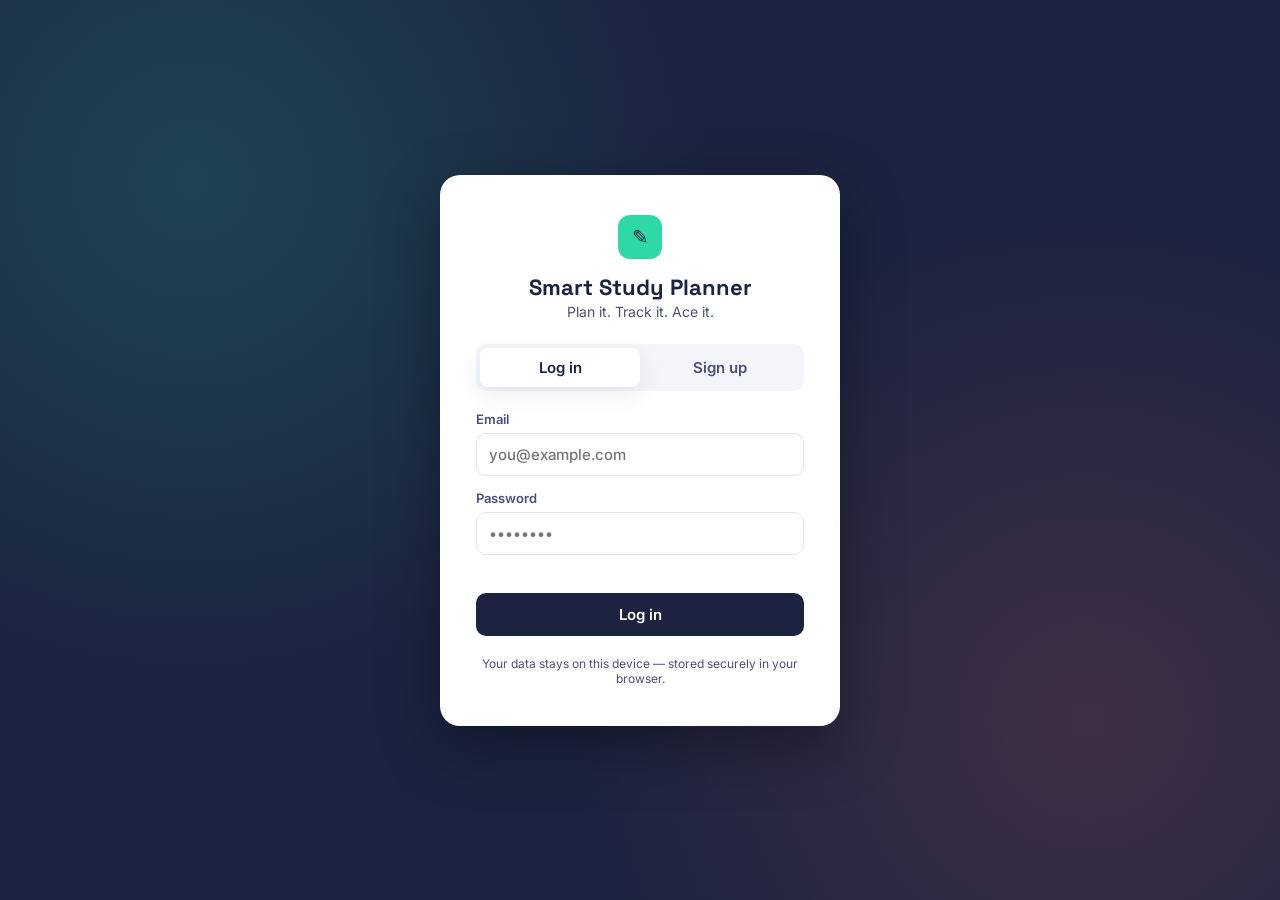
<file: index.html>
<!DOCTYPE html>
<html lang="en">
<head>
<meta charset="UTF-8">
<meta name="viewport" content="width=device-width, initial-scale=1.0">
<title>Smart Study Planner</title>
<link rel="preconnect" href="https://fonts.googleapis.com">
<link href="https://fonts.googleapis.com/css2?family=Space+Grotesk:wght@500;600;700&family=Inter:wght@400;500;600;700&display=swap" rel="stylesheet">
<link rel="stylesheet" href="style.css">
</head>
<body>

  <!-- ============ AUTH SCREEN (Login / Sign up) ============ -->
  <section id="authScreen" class="auth-screen">
    <div class="auth-card">
      <div class="auth-brand">
        <span class="brand-mark">✎</span>
        <h1>Smart Study Planner</h1>
        <p>Plan it. Track it. Ace it.</p>
      </div>

      <div class="auth-tabs">
        <button class="auth-tab active" data-tab="login">Log in</button>
        <button class="auth-tab" data-tab="signup">Sign up</button>
      </div>

      <!-- Login form -->
      <form id="loginForm" class="auth-form">
        <label>Email
          <input type="email" id="loginEmail" required placeholder="you@example.com">
        </label>
        <label>Password
          <input type="password" id="loginPassword" required placeholder="••••••••">
        </label>
        <p id="loginError" class="form-error"></p>
        <button type="submit" class="btn-primary">Log in</button>
      </form>

      <!-- Sign up form -->
      <form id="signupForm" class="auth-form hidden">
        <label>Name
          <input type="text" id="signupName" required placeholder="Your name">
        </label>
        <label>Email
          <input type="email" id="signupEmail" required placeholder="you@example.com">
        </label>
        <label>Password
          <input type="password" id="signupPassword" required placeholder="At least 6 characters" minlength="6">
        </label>
        <p id="signupError" class="form-error"></p>
        <button type="submit" class="btn-primary">Create account</button>
      </form>

      <p class="auth-note">Your data stays on this device — stored securely in your browser.</p>
    </div>
  </section>

  <!-- ============ DASHBOARD ============ -->
  <section id="dashboard" class="dashboard hidden">

    <header class="topbar">
      <div class="topbar-brand">
        <span class="brand-mark">✎</span>
        <span>Smart Study Planner</span>
      </div>
      <div class="topbar-user">
        <span id="userGreeting">Hi, there</span>
        <button id="logoutBtn" class="btn-ghost">Log out</button>
      </div>
    </header>

    <main class="content">

      <!-- Stats overview -->
      <section class="stats-grid">
        <div class="stat-card">
          <span class="stat-label">Total tasks</span>
          <span class="stat-value" id="statTotal">0</span>
        </div>
        <div class="stat-card">
          <span class="stat-label">Completed</span>
          <span class="stat-value" id="statDone">0</span>
        </div>
        <div class="stat-card">
          <span class="stat-label">Pending</span>
          <span class="stat-value" id="statPending">0</span>
        </div>
        <div class="stat-card stat-card--ring">
          <span class="stat-label">Progress</span>
          <div class="ring-wrap">
            <svg viewBox="0 0 100 100" class="progress-ring">
              <circle class="ring-bg" cx="50" cy="50" r="42"></circle>
              <circle class="ring-fill" id="progressRing" cx="50" cy="50" r="42"></circle>
            </svg>
            <span class="ring-text" id="progressPercent">0%</span>
          </div>
        </div>
        <div class="stat-card">
          <span class="stat-label">Study streak</span>
          <span class="stat-value"><span id="statStreak">0</span> <small>days</small></span>
        </div>
      </section>

      <!-- Add task -->
      <section class="panel">
        <h2>Add a study task</h2>
        <form id="taskForm" class="task-form">
          <input type="text" id="taskTitle" placeholder="e.g. Revise Chapter 4 — Thermodynamics" required>
          <input type="text" id="taskSubject" placeholder="Subject (e.g. Physics)" required>
          <input type="date" id="taskDate" required>
          <select id="taskPriority">
            <option value="low">Low priority</option>
            <option value="medium" selected>Medium priority</option>
            <option value="high">High priority</option>
          </select>
          <button type="submit" class="btn-primary">Add task</button>
        </form>
      </section>

      <!-- Task list -->
      <section class="panel">
        <div class="panel-header">
          <h2>Your tasks</h2>
          <div class="filters">
            <button class="filter-chip active" data-filter="all">All</button>
            <button class="filter-chip" data-filter="pending">Pending</button>
            <button class="filter-chip" data-filter="done">Completed</button>
          </div>
        </div>

        <div id="taskList" class="task-list">
          <!-- Task cards injected by JS -->
        </div>

        <p id="emptyState" class="empty-state hidden">
          No tasks yet — add your first study task above and get started.
        </p>
      </section>

    </main>
  </section>

<script src="script.js"></script>
</body>
</html>
</file>
<file: style.css>
/* ============================================================
   Smart Study Planner — Styles
   Palette: Ink Navy #1B2340, Paper #F3F5FA, Card White #FFFFFF,
            Signal Coral #FF6B5E, Highlighter Mint #2FD8A7,
            Amber (priority) #FFB020
   Type: Space Grotesk (display) + Inter (body/utility)
   ============================================================ */

:root {
  --ink: #1B2340;
  --ink-soft: #4A5178;
  --paper: #F3F5FA;
  --card: #FFFFFF;
  --coral: #FF6B5E;
  --mint: #2FD8A7;
  --amber: #FFB020;
  --line: #E2E5F1;
  --radius: 14px;
  --shadow: 0 8px 24px rgba(27, 35, 64, 0.08);
}

* { box-sizing: border-box; }

body {
  margin: 0;
  font-family: 'Inter', sans-serif;
  background: var(--paper);
  color: var(--ink);
  -webkit-font-smoothing: antialiased;
}

h1, h2, .brand-mark, .stat-value {
  font-family: 'Space Grotesk', sans-serif;
}

.hidden { display: none !important; }

input, select, button { font-family: inherit; font-size: 15px; }

/* ============ Buttons ============ */
.btn-primary {
  background: var(--ink);
  color: #fff;
  border: none;
  border-radius: 10px;
  padding: 12px 20px;
  font-weight: 600;
  cursor: pointer;
  transition: transform 0.15s ease, background 0.15s ease;
}
.btn-primary:hover { background: #2A3364; transform: translateY(-1px); }

.btn-ghost {
  background: transparent;
  border: 1px solid var(--line);
  color: var(--ink);
  border-radius: 10px;
  padding: 8px 16px;
  cursor: pointer;
  font-weight: 500;
}
.btn-ghost:hover { background: var(--line); }

/* ============ Auth screen ============ */
.auth-screen {
  min-height: 100vh;
  display: flex;
  align-items: center;
  justify-content: center;
  background:
    radial-gradient(circle at 15% 20%, rgba(47, 216, 167, 0.18), transparent 40%),
    radial-gradient(circle at 85% 80%, rgba(255, 107, 94, 0.16), transparent 40%),
    var(--ink);
  padding: 24px;
}

.auth-card {
  background: var(--card);
  border-radius: 20px;
  padding: 40px 36px;
  width: 100%;
  max-width: 400px;
  box-shadow: 0 20px 60px rgba(0,0,0,0.35);
}

.auth-brand { text-align: center; margin-bottom: 24px; }
.brand-mark {
  display: inline-flex;
  align-items: center;
  justify-content: center;
  width: 44px;
  height: 44px;
  border-radius: 12px;
  background: var(--mint);
  color: var(--ink);
  font-size: 20px;
  margin-bottom: 10px;
}
.auth-brand h1 { font-size: 22px; margin: 4px 0 2px; }
.auth-brand p { margin: 0; color: var(--ink-soft); font-size: 14px; }

.auth-tabs {
  display: flex;
  background: var(--paper);
  border-radius: 10px;
  padding: 4px;
  margin-bottom: 20px;
}
.auth-tab {
  flex: 1;
  border: none;
  background: transparent;
  padding: 10px;
  border-radius: 8px;
  font-weight: 600;
  color: var(--ink-soft);
  cursor: pointer;
}
.auth-tab.active { background: var(--card); color: var(--ink); box-shadow: var(--shadow); }

.auth-form { display: flex; flex-direction: column; gap: 14px; }
.auth-form label { font-size: 13px; font-weight: 600; color: var(--ink-soft); display: flex; flex-direction: column; gap: 6px; }
.auth-form input {
  padding: 11px 12px;
  border: 1.5px solid var(--line);
  border-radius: 10px;
  outline: none;
  font-weight: 500;
  color: var(--ink);
}
.auth-form input:focus { border-color: var(--mint); }

.form-error { color: var(--coral); font-size: 13px; margin: -6px 0 0; min-height: 16px; }
.auth-note { text-align: center; font-size: 12px; color: var(--ink-soft); margin: 20px 0 0; }

/* ============ Dashboard ============ */
.topbar {
  background: var(--ink);
  color: #fff;
  padding: 16px 32px;
  display: flex;
  align-items: center;
  justify-content: space-between;
}
.topbar-brand { display: flex; align-items: center; gap: 10px; font-weight: 700; font-family: 'Space Grotesk'; }
.topbar-brand .brand-mark { width: 32px; height: 32px; font-size: 15px; }
.topbar-user { display: flex; align-items: center; gap: 14px; font-size: 14px; }
.topbar .btn-ghost { border-color: rgba(255,255,255,0.25); color: #fff; }
.topbar .btn-ghost:hover { background: rgba(255,255,255,0.12); }

.content { max-width: 960px; margin: 0 auto; padding: 28px 24px 60px; }

/* Stats */
.stats-grid {
  display: grid;
  grid-template-columns: repeat(5, 1fr);
  gap: 14px;
  margin-bottom: 28px;
}
.stat-card {
  background: var(--card);
  border-radius: var(--radius);
  box-shadow: var(--shadow);
  padding: 16px 18px;
  display: flex;
  flex-direction: column;
  gap: 6px;
}
.stat-label { font-size: 12px; color: var(--ink-soft); font-weight: 600; text-transform: uppercase; letter-spacing: 0.03em; }
.stat-value { font-size: 26px; font-weight: 700; }
.stat-value small { font-size: 13px; font-weight: 500; color: var(--ink-soft); }

.stat-card--ring { align-items: center; }
.ring-wrap { position: relative; width: 60px; height: 60px; margin-top: 2px; }
.progress-ring { width: 60px; height: 60px; transform: rotate(-90deg); }
.ring-bg { fill: none; stroke: var(--line); stroke-width: 9; }
.ring-fill {
  fill: none;
  stroke: var(--mint);
  stroke-width: 9;
  stroke-linecap: round;
  stroke-dasharray: 264;
  stroke-dashoffset: 264;
  transition: stroke-dashoffset 0.5s ease;
}
.ring-text {
  position: absolute; inset: 0;
  display: flex; align-items: center; justify-content: center;
  font-size: 12px; font-weight: 700;
}

/* Panels */
.panel {
  background: var(--card);
  border-radius: var(--radius);
  box-shadow: var(--shadow);
  padding: 22px 24px;
  margin-bottom: 22px;
}
.panel h2 { font-size: 17px; margin: 0 0 16px; }
.panel-header { display: flex; align-items: center; justify-content: space-between; margin-bottom: 12px; }
.panel-header h2 { margin: 0; }

/* Task form */
.task-form {
  display: grid;
  grid-template-columns: 2fr 1.2fr 1fr 1fr auto;
  gap: 10px;
}
.task-form input, .task-form select {
  padding: 11px 12px;
  border: 1.5px solid var(--line);
  border-radius: 10px;
  outline: none;
  color: var(--ink);
}
.task-form input:focus, .task-form select:focus { border-color: var(--mint); }

/* Filters */
.filters { display: flex; gap: 8px; }
.filter-chip {
  border: 1.5px solid var(--line);
  background: transparent;
  border-radius: 999px;
  padding: 6px 14px;
  font-size: 13px;
  font-weight: 600;
  color: var(--ink-soft);
  cursor: pointer;
}
.filter-chip.active { background: var(--ink); color: #fff; border-color: var(--ink); }

/* Task list */
.task-list { display: flex; flex-direction: column; gap: 10px; }

.task-card {
  display: flex;
  align-items: center;
  gap: 14px;
  padding: 14px 16px;
  border-radius: 12px;
  border: 1.5px solid var(--line);
  border-left: 5px solid var(--amber);
  transition: box-shadow 0.15s ease;
}
.task-card:hover { box-shadow: var(--shadow); }
.task-card.priority-high { border-left-color: var(--coral); }
.task-card.priority-medium { border-left-color: var(--amber); }
.task-card.priority-low { border-left-color: var(--mint); }
.task-card.done { opacity: 0.55; }
.task-card.done .task-title { text-decoration: line-through; }

.task-check {
  width: 22px; height: 22px;
  border-radius: 50%;
  border: 2px solid var(--ink-soft);
  background: transparent;
  cursor: pointer;
  flex-shrink: 0;
  display: flex; align-items: center; justify-content: center;
  color: #fff;
  font-size: 12px;
}
.task-card.done .task-check { background: var(--mint); border-color: var(--mint); }

.task-body { flex: 1; min-width: 0; }
.task-title { font-weight: 600; margin: 0 0 3px; }
.task-meta { font-size: 12.5px; color: var(--ink-soft); display: flex; gap: 10px; flex-wrap: wrap; }
.task-subject-tag {
  background: var(--paper);
  padding: 2px 8px;
  border-radius: 6px;
  font-weight: 600;
}

.task-delete {
  border: none;
  background: transparent;
  color: var(--ink-soft);
  cursor: pointer;
  font-size: 16px;
  padding: 6px;
  border-radius: 8px;
  flex-shrink: 0;
}
.task-delete:hover { background: var(--paper); color: var(--coral); }

.empty-state { text-align: center; color: var(--ink-soft); padding: 20px; font-size: 14px; }

/* ============ Responsive ============ */
@media (max-width: 860px) {
  .stats-grid { grid-template-columns: repeat(2, 1fr); }
  .task-form { grid-template-columns: 1fr; }
}
@media (max-width: 480px) {
  .auth-card { padding: 30px 22px; }
  .topbar { padding: 14px 18px; }
  .content { padding: 20px 14px 40px; }
}
</file>
<file: study.css>
/* ============================================================
   Smart Study Planner — Styles
   Palette: Ink Navy #1B2340, Paper #F3F5FA, Card White #FFFFFF,
            Signal Coral #FF6B5E, Highlighter Mint #2FD8A7,
            Amber (priority) #FFB020
   Type: Space Grotesk (display) + Inter (body/utility)
   ============================================================ */

:root {
  --ink: #1B2340;
  --ink-soft: #4A5178;
  --paper: #F3F5FA;
  --card: #FFFFFF;
  --coral: #FF6B5E;
  --mint: #2FD8A7;
  --amber: #FFB020;
  --line: #E2E5F1;
  --radius: 14px;
  --shadow: 0 8px 24px rgba(27, 35, 64, 0.08);
}

* { box-sizing: border-box; }

body {
  margin: 0;
  font-family: 'Inter', sans-serif;
  background: var(--paper);
  color: var(--ink);
  -webkit-font-smoothing: antialiased;
}

h1, h2, .brand-mark, .stat-value {
  font-family: 'Space Grotesk', sans-serif;
}

.hidden { display: none !important; }

input, select, button { font-family: inherit; font-size: 15px; }

/* ============ Buttons ============ */
.btn-primary {
  background: var(--ink);
  color: #fff;
  border: none;
  border-radius: 10px;
  padding: 12px 20px;
  font-weight: 600;
  cursor: pointer;
  transition: transform 0.15s ease, background 0.15s ease;
}
.btn-primary:hover { background: #2A3364; transform: translateY(-1px); }

.btn-ghost {
  background: transparent;
  border: 1px solid var(--line);
  color: var(--ink);
  border-radius: 10px;
  padding: 8px 16px;
  cursor: pointer;
  font-weight: 500;
}
.btn-ghost:hover { background: var(--line); }

/* ============ Auth screen ============ */
.auth-screen {
  min-height: 100vh;
  display: flex;
  align-items: center;
  justify-content: center;
  background:
    radial-gradient(circle at 15% 20%, rgba(47, 216, 167, 0.18), transparent 40%),
    radial-gradient(circle at 85% 80%, rgba(255, 107, 94, 0.16), transparent 40%),
    var(--ink);
  padding: 24px;
}

.auth-card {
  background: var(--card);
  border-radius: 20px;
  padding: 40px 36px;
  width: 100%;
  max-width: 400px;
  box-shadow: 0 20px 60px rgba(0,0,0,0.35);
}

.auth-brand { text-align: center; margin-bottom: 24px; }
.brand-mark {
  display: inline-flex;
  align-items: center;
  justify-content: center;
  width: 44px;
  height: 44px;
  border-radius: 12px;
  background: var(--mint);
  color: var(--ink);
  font-size: 20px;
  margin-bottom: 10px;
}
.auth-brand h1 { font-size: 22px; margin: 4px 0 2px; }
.auth-brand p { margin: 0; color: var(--ink-soft); font-size: 14px; }

.auth-tabs {
  display: flex;
  background: var(--paper);
  border-radius: 10px;
  padding: 4px;
  margin-bottom: 20px;
}
.auth-tab {
  flex: 1;
  border: none;
  background: transparent;
  padding: 10px;
  border-radius: 8px;
  font-weight: 600;
  color: var(--ink-soft);
  cursor: pointer;
}
.auth-tab.active { background: var(--card); color: var(--ink); box-shadow: var(--shadow); }

.auth-form { display: flex; flex-direction: column; gap: 14px; }
.auth-form label { font-size: 13px; font-weight: 600; color: var(--ink-soft); display: flex; flex-direction: column; gap: 6px; }
.auth-form input {
  padding: 11px 12px;
  border: 1.5px solid var(--line);
  border-radius: 10px;
  outline: none;
  font-weight: 500;
  color: var(--ink);
}
.auth-form input:focus { border-color: var(--mint); }

.form-error { color: var(--coral); font-size: 13px; margin: -6px 0 0; min-height: 16px; }
.auth-note { text-align: center; font-size: 12px; color: var(--ink-soft); margin: 20px 0 0; }

/* ============ Dashboard ============ */
.topbar {
  background: var(--ink);
  color: #fff;
  padding: 16px 32px;
  display: flex;
  align-items: center;
  justify-content: space-between;
}
.topbar-brand { display: flex; align-items: center; gap: 10px; font-weight: 700; font-family: 'Space Grotesk'; }
.topbar-brand .brand-mark { width: 32px; height: 32px; font-size: 15px; }
.topbar-user { display: flex; align-items: center; gap: 14px; font-size: 14px; }
.topbar .btn-ghost { border-color: rgba(255,255,255,0.25); color: #fff; }
.topbar .btn-ghost:hover { background: rgba(255,255,255,0.12); }

.content { max-width: 960px; margin: 0 auto; padding: 28px 24px 60px; }

/* Stats */
.stats-grid {
  display: grid;
  grid-template-columns: repeat(5, 1fr);
  gap: 14px;
  margin-bottom: 28px;
}
.stat-card {
  background: var(--card);
  border-radius: var(--radius);
  box-shadow: var(--shadow);
  padding: 16px 18px;
  display: flex;
  flex-direction: column;
  gap: 6px;
}
.stat-label { font-size: 12px; color: var(--ink-soft); font-weight: 600; text-transform: uppercase; letter-spacing: 0.03em; }
.stat-value { font-size: 26px; font-weight: 700; }
.stat-value small { font-size: 13px; font-weight: 500; color: var(--ink-soft); }

.stat-card--ring { align-items: center; }
.ring-wrap { position: relative; width: 60px; height: 60px; margin-top: 2px; }
.progress-ring { width: 60px; height: 60px; transform: rotate(-90deg); }
.ring-bg { fill: none; stroke: var(--line); stroke-width: 9; }
.ring-fill {
  fill: none;
  stroke: var(--mint);
  stroke-width: 9;
  stroke-linecap: round;
  stroke-dasharray: 264;
  stroke-dashoffset: 264;
  transition: stroke-dashoffset 0.5s ease;
}
.ring-text {
  position: absolute; inset: 0;
  display: flex; align-items: center; justify-content: center;
  font-size: 12px; font-weight: 700;
}

/* Panels */
.panel {
  background: var(--card);
  border-radius: var(--radius);
  box-shadow: var(--shadow);
  padding: 22px 24px;
  margin-bottom: 22px;
}
.panel h2 { font-size: 17px; margin: 0 0 16px; }
.panel-header { display: flex; align-items: center; justify-content: space-between; margin-bottom: 12px; }
.panel-header h2 { margin: 0; }

/* Task form */
.task-form {
  display: grid;
  grid-template-columns: 2fr 1.2fr 1fr 1fr auto;
  gap: 10px;
}
.task-form input, .task-form select {
  padding: 11px 12px;
  border: 1.5px solid var(--line);
  border-radius: 10px;
  outline: none;
  color: var(--ink);
}
.task-form input:focus, .task-form select:focus { border-color: var(--mint); }

/* Filters */
.filters { display: flex; gap: 8px; }
.filter-chip {
  border: 1.5px solid var(--line);
  background: transparent;
  border-radius: 999px;
  padding: 6px 14px;
  font-size: 13px;
  font-weight: 600;
  color: var(--ink-soft);
  cursor: pointer;
}
.filter-chip.active { background: var(--ink); color: #fff; border-color: var(--ink); }

/* Task list */
.task-list { display: flex; flex-direction: column; gap: 10px; }

.task-card {
  display: flex;
  align-items: center;
  gap: 14px;
  padding: 14px 16px;
  border-radius: 12px;
  border: 1.5px solid var(--line);
  border-left: 5px solid var(--amber);
  transition: box-shadow 0.15s ease;
}
.task-card:hover { box-shadow: var(--shadow); }
.task-card.priority-high { border-left-color: var(--coral); }
.task-card.priority-medium { border-left-color: var(--amber); }
.task-card.priority-low { border-left-color: var(--mint); }
.task-card.done { opacity: 0.55; }
.task-card.done .task-title { text-decoration: line-through; }

.task-check {
  width: 22px; height: 22px;
  border-radius: 50%;
  border: 2px solid var(--ink-soft);
  background: transparent;
  cursor: pointer;
  flex-shrink: 0;
  display: flex; align-items: center; justify-content: center;
  color: #fff;
  font-size: 12px;
}
.task-card.done .task-check { background: var(--mint); border-color: var(--mint); }

.task-body { flex: 1; min-width: 0; }
.task-title { font-weight: 600; margin: 0 0 3px; }
.task-meta { font-size: 12.5px; color: var(--ink-soft); display: flex; gap: 10px; flex-wrap: wrap; }
.task-subject-tag {
  background: var(--paper);
  padding: 2px 8px;
  border-radius: 6px;
  font-weight: 600;
}

.task-delete {
  border: none;
  background: transparent;
  color: var(--ink-soft);
  cursor: pointer;
  font-size: 16px;
  padding: 6px;
  border-radius: 8px;
  flex-shrink: 0;
}
.task-delete:hover { background: var(--paper); color: var(--coral); }

.empty-state { text-align: center; color: var(--ink-soft); padding: 20px; font-size: 14px; }

/* ============ Responsive ============ */
@media (max-width: 860px) {
  .stats-grid { grid-template-columns: repeat(2, 1fr); }
  .task-form { grid-template-columns: 1fr; }
}
@media (max-width: 480px) {
  .auth-card { padding: 30px 22px; }
  .topbar { padding: 14px 18px; }
  .content { padding: 20px 14px 40px; }
}
</file>
